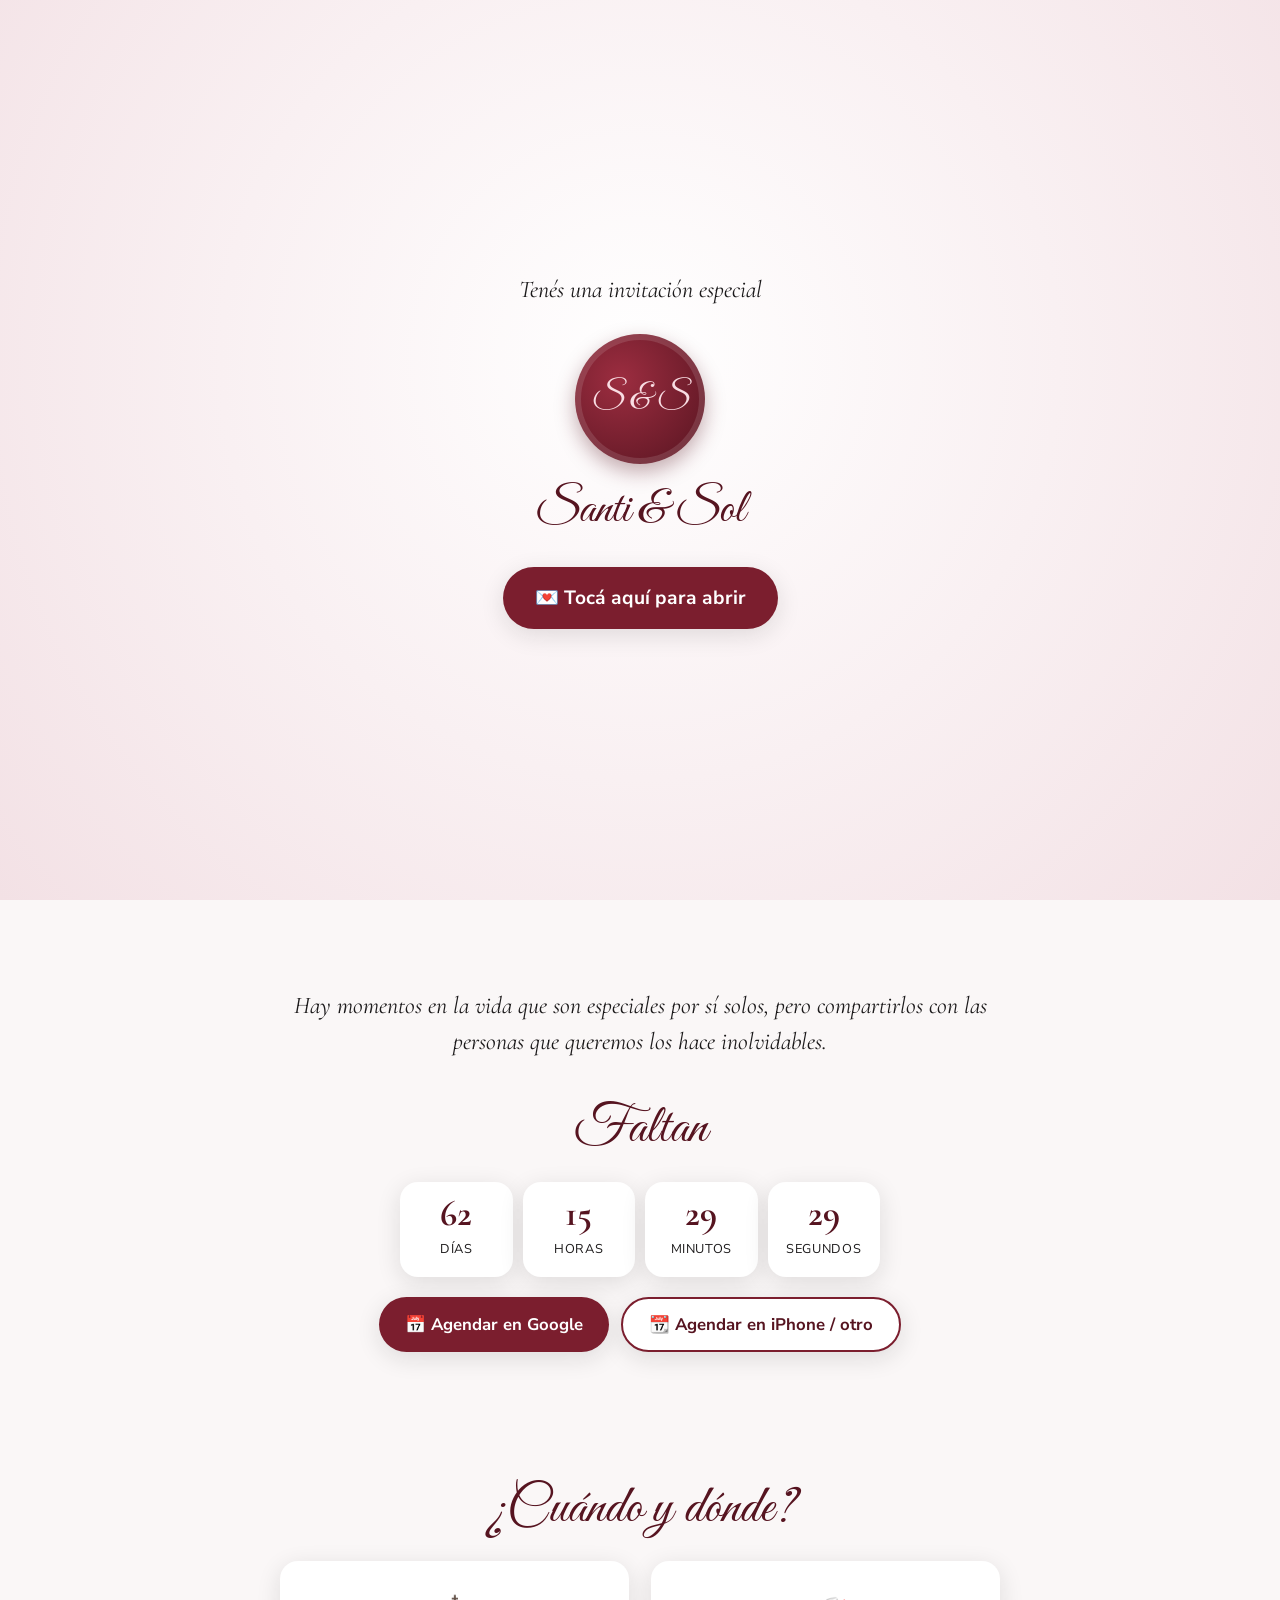
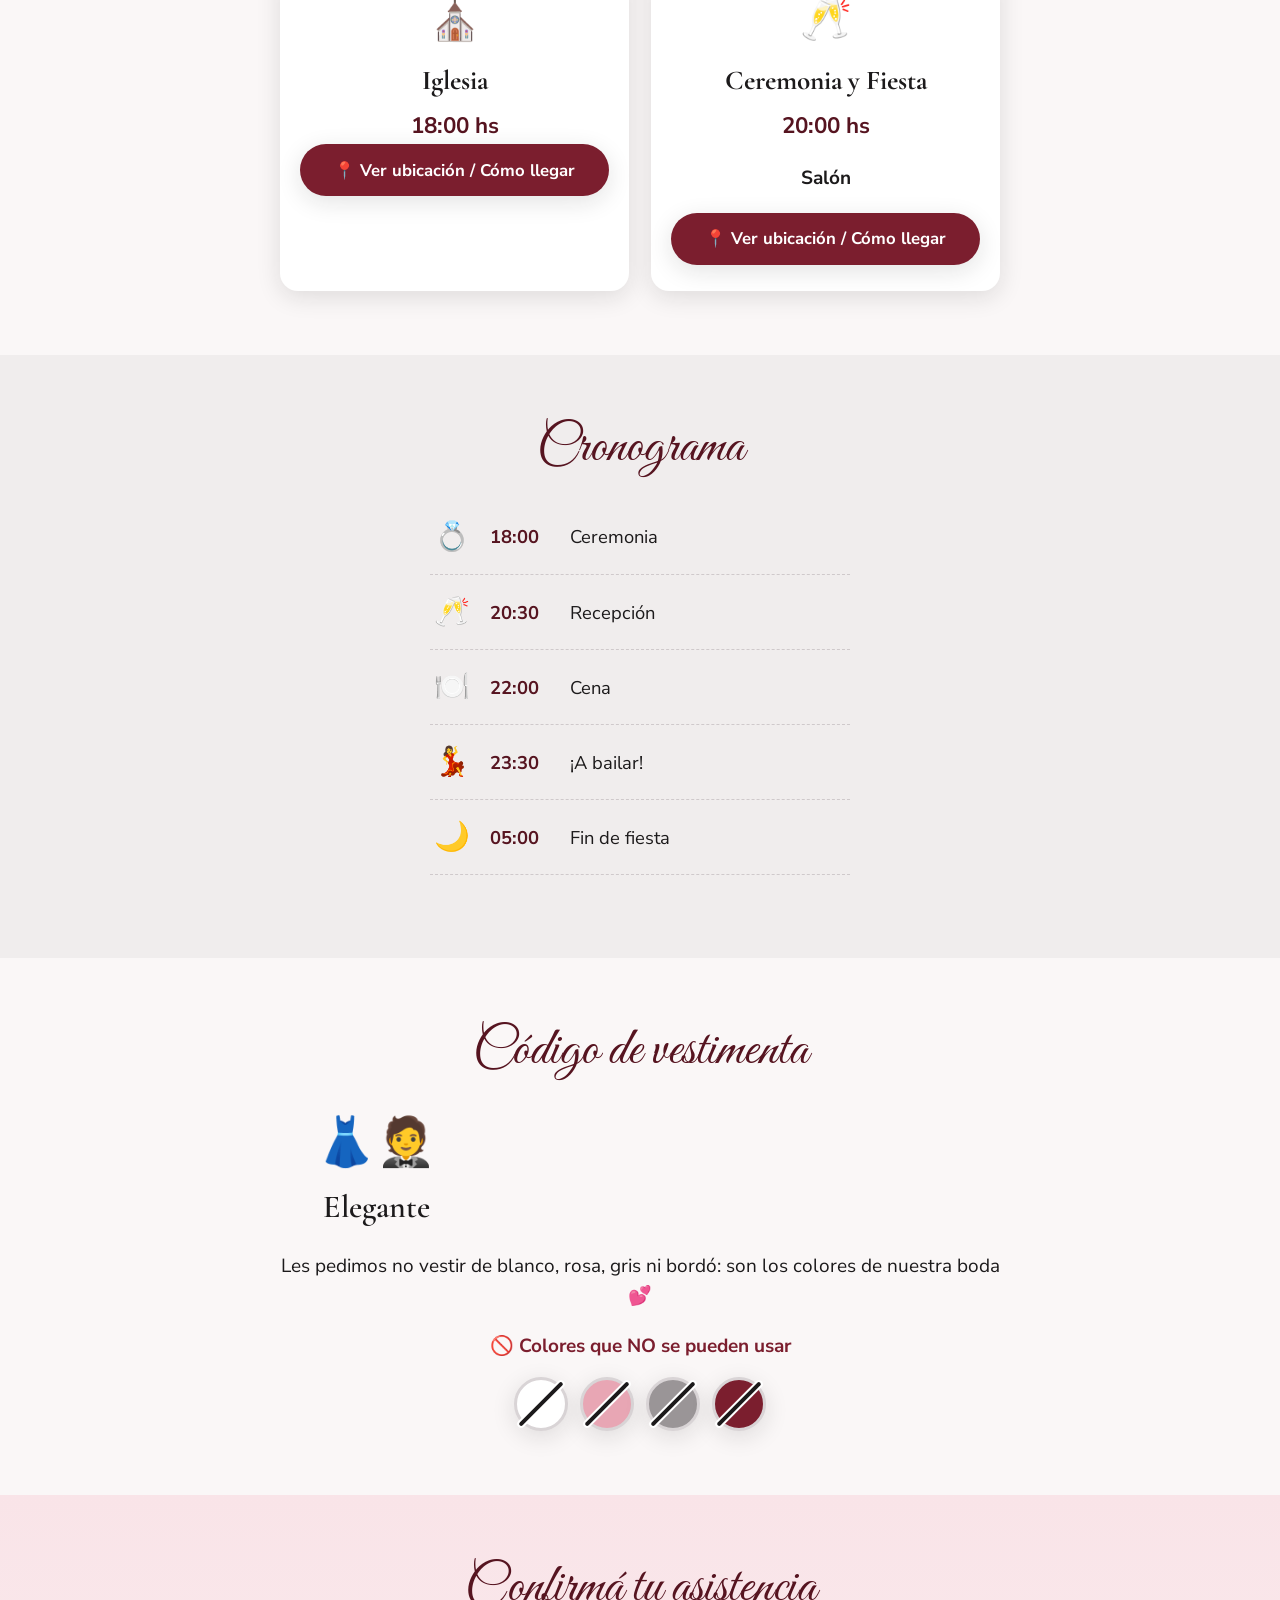
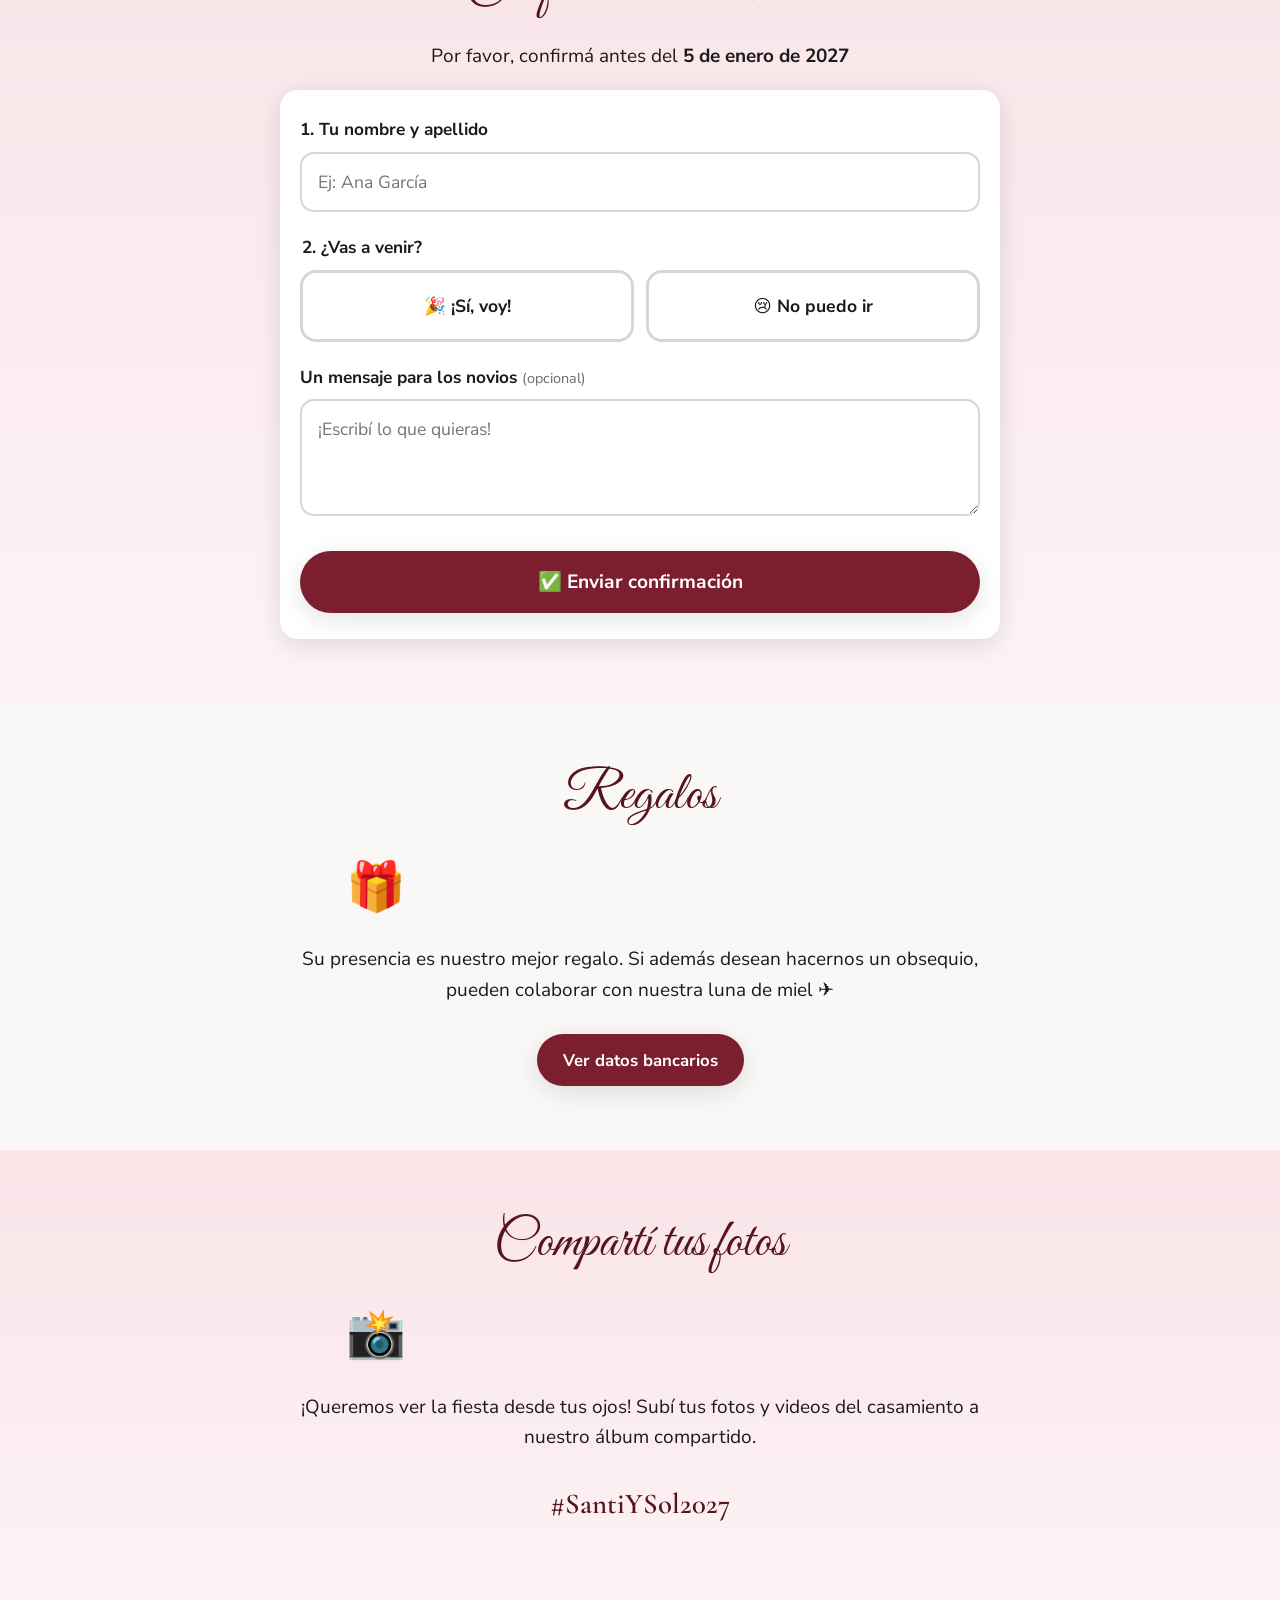
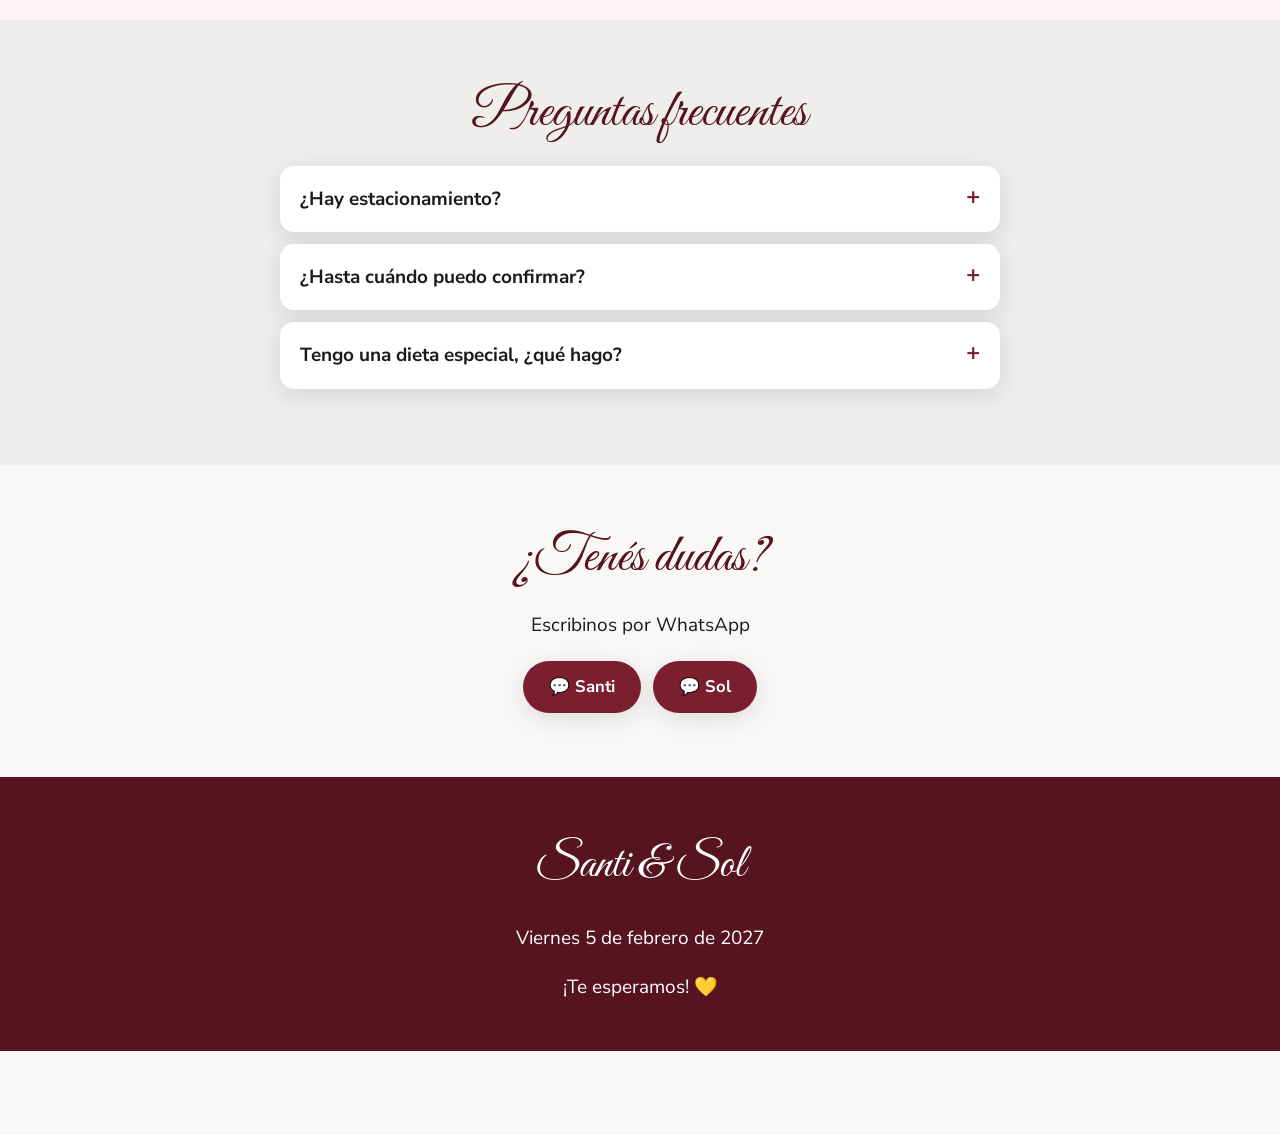
<file: index.html>
<!doctype html>
<html lang="es">
<head>
  <meta charset="utf-8">
  <meta name="viewport" content="width=device-width, initial-scale=1">
  <title>¡Nos casamos!</title>
  <meta name="description" content="Estás invitado/a a nuestra boda. Tocá para ver todos los detalles y confirmar tu asistencia.">
  <meta property="og:title" content="¡Nos casamos! 💍">
  <meta property="og:description" content="Estás invitado/a a nuestra boda. Tocá para ver los detalles y confirmar tu asistencia.">
  <meta property="og:type" content="website">
  <meta name="theme-color" content="#7b1e2e">
  <link rel="icon" href="data:image/svg+xml,<svg xmlns='http://www.w3.org/2000/svg' viewBox='0 0 100 100'><text y='.9em' font-size='90'>💍</text></svg>">
  <link rel="preconnect" href="https://fonts.googleapis.com">
  <link rel="preconnect" href="https://fonts.gstatic.com" crossorigin>
  <link href="https://fonts.googleapis.com/css2?family=Cormorant+Garamond:ital,wght@0,400;0,600;1,400&family=Great+Vibes&family=Nunito+Sans:wght@400;600;700&display=swap" rel="stylesheet">
  <link rel="stylesheet" href="styles.css?v=__VERSION__">
</head>
<body>

  <!-- ===== SOBRE DE BIENVENIDA ===== -->
  <div id="sobre" class="sobre" role="button" tabindex="0" aria-label="Abrir invitación">
    <div class="sobre-contenido">
      <p class="sobre-para" id="sobre-para">Tenés una invitación especial</p>
      <div class="sello" id="sello">S&amp;M</div>
      <p class="sobre-nombres" id="sobre-nombres"></p>
      <span class="boton boton-grande pulso">💌 Tocá aquí para abrir</span>
    </div>
  </div>

  <!-- ===== BOTÓN DE MÚSICA ===== -->
  <button id="btn-musica" class="btn-musica oculto" aria-label="Música">🎵</button>
  <audio id="audio" loop preload="none"></audio>

  <!-- ===== MENÚ INFERIOR FIJO ===== -->
  <nav class="menu-inferior" aria-label="Menú">
    <a href="#inicio"><span>🏠</span>Inicio</a>
    <a href="#lugar"><span>📍</span>Dónde</a>
    <a href="#confirmar" class="destacado"><span>✅</span>Confirmar</a>
    <a href="#galeria"><span>📷</span>Fotos</a>
    <a href="#regalos"><span>🎁</span>Regalos</a>
  </nav>

  <main>
    <!-- PORTADA -->
    <header id="inicio" class="portada">
      <div class="portada-foto" id="portada-foto"></div>
      <div class="portada-texto">
        <p class="pre-titulo">¡Nos casamos!</p>
        <h1 id="titulo-nombres"></h1>
        <p class="fecha-grande" id="fecha-texto"></p>
        <p class="saludo-invitado oculto" id="saludo-invitado"></p>
      </div>
    </header>

    <!-- FRASE + CUENTA REGRESIVA -->
    <section class="seccion">
      <p class="frase" id="frase"></p>
      <h2>Faltan</h2>
      <div class="cuenta" id="cuenta">
        <div><b id="c-dias">0</b><span>días</span></div>
        <div><b id="c-horas">0</b><span>horas</span></div>
        <div><b id="c-min">0</b><span>minutos</span></div>
        <div><b id="c-seg">0</b><span>segundos</span></div>
      </div>
      <div class="botones-fila" id="botones-calendario"></div>
    </section>

    <!-- HISTORIA -->
    <section class="seccion fondo-suave" id="historia">
      <h2>Nuestra historia</h2>
      <div class="linea-tiempo" id="lista-historia"></div>
    </section>

    <!-- LUGARES -->
    <section class="seccion" id="lugar">
      <h2>¿Cuándo y dónde?</h2>
      <div class="tarjetas" id="lista-eventos"></div>
    </section>

    <!-- CRONOGRAMA -->
    <section class="seccion fondo-suave" id="cronograma">
      <h2>Cronograma</h2>
      <ol class="cronograma" id="lista-cronograma"></ol>
    </section>

    <!-- VESTIMENTA -->
    <section class="seccion" id="vestimenta">
      <h2>Código de vestimenta</h2>
      <p class="icono-grande">👗🤵</p>
      <p class="destacado-texto" id="vestimenta-titulo"></p>
      <p id="vestimenta-texto"></p>
      <div class="paleta" id="vestimenta-colores"></div>
    </section>

    <!-- CONFIRMAR -->
    <section class="seccion fondo-acento" id="confirmar">
      <h2>Confirmá tu asistencia</h2>
      <p id="texto-limite"></p>
      <p class="lugares-info oculto" id="lugares-info"></p>

      <div id="ya-confirmado" class="caja-ok oculto"></div>

      <form id="form-rsvp" class="formulario" novalidate>
        <label for="f-nombre">1. Tu nombre y apellido</label>
        <input id="f-nombre" name="nombre" type="text" autocomplete="name" placeholder="Ej: Ana García" required>

        <fieldset>
          <legend>2. ¿Vas a venir?</legend>
          <div class="opciones-grandes">
            <label class="opcion"><input type="radio" name="asiste" value="Sí" required><span>🎉 ¡Sí, voy!</span></label>
            <label class="opcion"><input type="radio" name="asiste" value="No"><span>😢 No puedo ir</span></label>
          </div>
        </fieldset>

        <div id="bloque-asiste" class="oculto">
          <label>3. ¿Cuántas personas van a venir? <small>(contándote a vos)</small></label>
          <div class="contador">
            <button type="button" id="menos" aria-label="Menos">−</button>
            <output id="cantidad">1</output>
            <button type="button" id="mas" aria-label="Más">+</button>
          </div>
          <p class="ayuda" id="ayuda-lugares"></p>

          <label for="f-acompanantes">Nombres de quienes te acompañan <small>(opcional)</small></label>
          <textarea id="f-acompanantes" name="acompanantes" rows="2" placeholder="Ej: Juan García, Lucía García"></textarea>

          <fieldset id="bloque-comida">
            <legend>¿Alguien tiene alguna necesidad de comida?</legend>
            <div class="chips">
              <label class="chip"><input type="checkbox" name="comida" value="Vegetariano"><span>🥗 Vegetariano</span></label>
              <label class="chip"><input type="checkbox" name="comida" value="Vegano"><span>🌱 Vegano</span></label>
              <label class="chip"><input type="checkbox" name="comida" value="Celíaco (sin TACC)"><span>🌾 Sin TACC</span></label>
              <label class="chip"><input type="checkbox" name="comida" value="Diabético"><span>🍬 Diabético</span></label>
            </div>
            <input type="text" name="comidaOtra" placeholder="Otra (alergias, etc.)">
          </fieldset>

          <div id="bloque-cancion">
            <label for="f-cancion">🎶 ¿Qué canción no puede faltar en la fiesta?</label>
            <input id="f-cancion" name="cancion" type="text" placeholder="Ej: Bailando - Enrique Iglesias">
          </div>
        </div>

        <label for="f-mensaje">Un mensaje para los novios <small>(opcional)</small></label>
        <textarea id="f-mensaje" name="mensaje" rows="3" placeholder="¡Escribí lo que quieras!"></textarea>

        <p class="error oculto" id="error-form"></p>
        <button type="submit" class="boton boton-grande boton-ancho" id="btn-enviar">✅ Enviar confirmación</button>
      </form>
    </section>

    <!-- GALERÍA -->
    <section class="seccion" id="galeria">
      <h2>Galería</h2>
      <p class="ayuda">Tocá una foto para verla grande</p>
      <div class="grilla-fotos" id="grilla-fotos"></div>
    </section>

    <!-- VIDEOS -->
    <section class="seccion fondo-suave" id="videos">
      <h2>Videos</h2>
      <div id="lista-videos" class="lista-videos"></div>
    </section>

    <!-- REGALOS -->
    <section class="seccion" id="regalos">
      <h2>Regalos</h2>
      <p class="icono-grande">🎁</p>
      <p id="regalos-texto"></p>
      <button class="boton" id="btn-ver-cuentas">Ver datos bancarios</button>
      <div id="cuentas" class="oculto"></div>
      <div id="regalos-lista"></div>
    </section>

    <!-- FOTOS DE INVITADOS -->
    <section class="seccion fondo-acento" id="fotos-invitados">
      <h2>Compartí tus fotos</h2>
      <p class="icono-grande">📸</p>
      <p id="fotos-invitados-texto"></p>
      <p class="hashtag" id="hashtag"></p>
      <a class="boton boton-grande" id="btn-subir-fotos" target="_blank" rel="noopener">📤 Subir mis fotos</a>
    </section>

    <!-- ALOJAMIENTO -->
    <section class="seccion" id="alojamiento">
      <h2>Alojamiento</h2>
      <div class="tarjetas" id="lista-alojamiento"></div>
    </section>

    <!-- PREGUNTAS -->
    <section class="seccion fondo-suave" id="preguntas">
      <h2>Preguntas frecuentes</h2>
      <div id="lista-preguntas" class="acordeon"></div>
    </section>

    <!-- CONTACTO -->
    <section class="seccion" id="contacto">
      <h2>¿Tenés dudas?</h2>
      <p>Escribinos por WhatsApp</p>
      <div class="botones-fila" id="lista-contactos"></div>
    </section>

    <footer class="pie">
      <p class="pie-nombres" id="pie-nombres"></p>
      <p id="pie-fecha"></p>
      <p>¡Te esperamos! 💛</p>
    </footer>
  </main>

  <!-- VISOR DE FOTOS -->
  <div id="visor" class="visor oculto" role="dialog" aria-label="Foto ampliada">
    <button class="visor-cerrar" id="visor-cerrar" aria-label="Cerrar">✕ Cerrar</button>
    <button class="visor-nav izq" id="visor-ant" aria-label="Anterior">‹</button>
    <img id="visor-img" alt="">
    <button class="visor-nav der" id="visor-sig" aria-label="Siguiente">›</button>
  </div>

  <!-- AVISO -->
  <div id="aviso" class="aviso" role="status" aria-live="polite"></div>

  <script src="config.js?v=__VERSION__"></script>
  <script src="app.js?v=__VERSION__"></script>
</body>
</html>
</file>
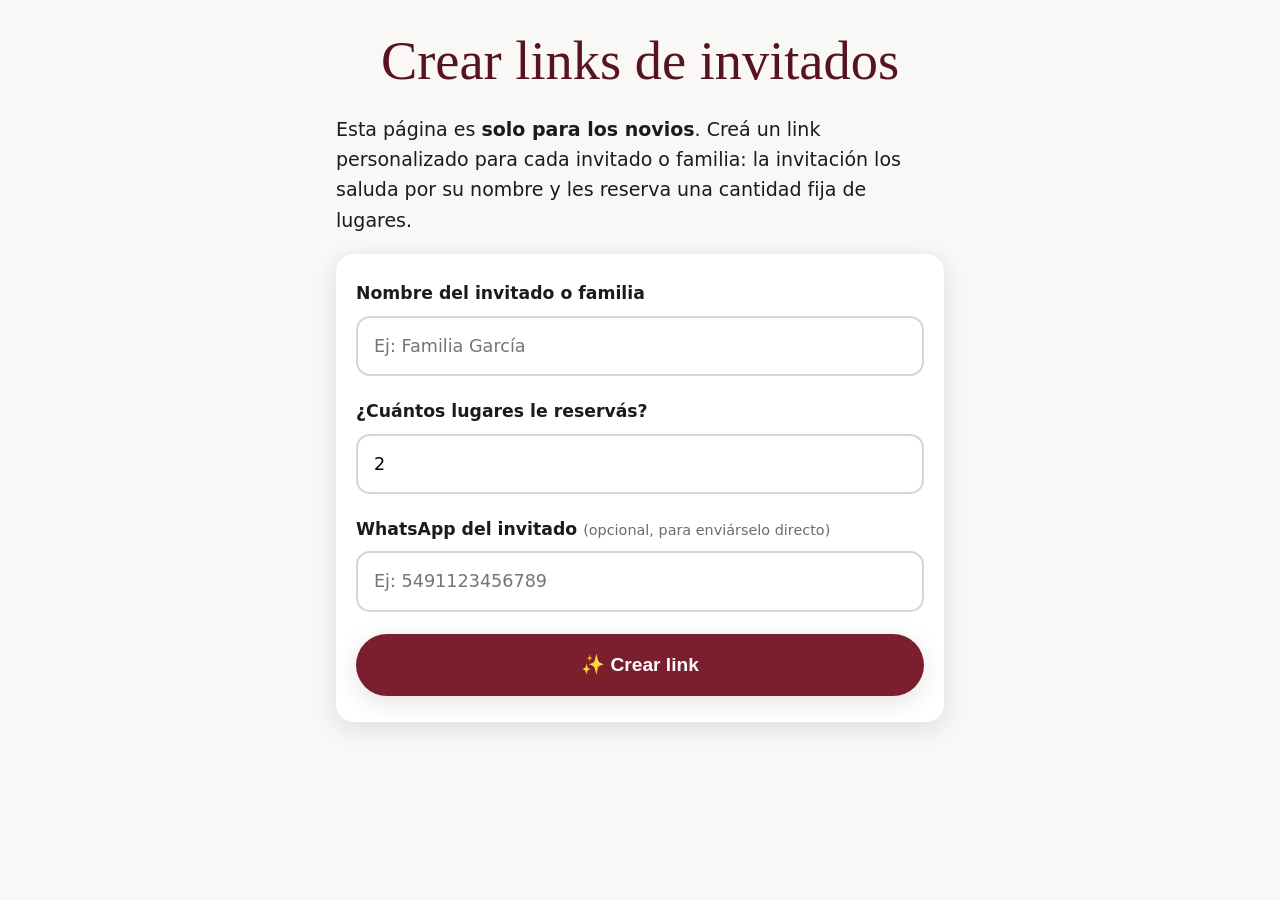
<file: crear-links.html>
<!doctype html>
<html lang="es">
<head>
  <meta charset="utf-8">
  <meta name="viewport" content="width=device-width, initial-scale=1">
  <meta name="robots" content="noindex">
  <title>Crear links de invitados</title>
  <link rel="stylesheet" href="styles.css?v=__VERSION__">
  <style>
    body { padding: 0; }
    .panel { max-width: 640px; margin: 0 auto; padding: 32px 16px 60px; }
    .resultado { background: var(--blanco); border-radius: var(--radio); padding: 20px; box-shadow: var(--sombra); margin-top: 24px; word-break: break-all; }
    .fila { display: flex; gap: 10px; flex-wrap: wrap; margin-top: 14px; }
    input[type=number] { width: 100%; font: inherit; font-size: 1.1rem; padding: 14px 16px; border: 2px solid #d9d4d6; border-radius: 14px; }
    table { width: 100%; border-collapse: collapse; margin-top: 12px; font-size: .95rem; }
    td { padding: 8px 4px; border-bottom: 1px solid #eeeaeb; vertical-align: middle; }
    td:last-child { text-align: right; white-space: nowrap; }
    .mini { padding: 8px 12px; min-height: 0; font-size: .9rem; }
  </style>
</head>
<body>
  <div class="panel">
    <h2 style="text-align:center">Crear links de invitados</h2>
    <p>Esta página es <b>solo para los novios</b>. Creá un link personalizado para cada invitado o familia: la invitación los saluda por su nombre y les reserva una cantidad fija de lugares.</p>

    <form id="f" class="formulario">
      <label for="nombre">Nombre del invitado o familia</label>
      <input id="nombre" type="text" placeholder="Ej: Familia García" required>
      <label for="lugares">¿Cuántos lugares le reservás?</label>
      <input id="lugares" type="number" min="1" max="30" value="2" required>
      <label for="tel">WhatsApp del invitado <small>(opcional, para enviárselo directo)</small></label>
      <input id="tel" type="text" inputmode="tel" placeholder="Ej: 5491123456789">
      <button class="boton boton-grande boton-ancho" style="margin-top:22px">✨ Crear link</button>
    </form>

    <div id="res" class="resultado oculto"></div>

    <div class="resultado" id="historial-caja">
      <h3>Links creados en este dispositivo</h3>
      <table id="historial"></table>
    </div>
  </div>
  <div id="aviso" class="aviso"></div>

  <script src="config.js?v=__VERSION__"></script>
  <script>
    (function () {
      var B = window.BODA || {};
      var base = location.href.replace(/crear-links\.html.*$/, "");
      var $ = function (id) { return document.getElementById(id); };
      var esc = function (t) { return String(t).replace(/[&<>"']/g, function (c) { return { "&": "&amp;", "<": "&lt;", ">": "&gt;", '"': "&quot;", "'": "&#39;" }[c]; }); };
      var lista = []; try { lista = JSON.parse(localStorage.getItem("links") || "[]"); } catch (e) {}

      function link(n, l) { return base + "?invitado=" + encodeURIComponent(n) + "&lugares=" + l; }
      function mensaje(n, url) {
        return "¡Hola " + n + "! 💌\n" + (B.novio1 || "") + " y " + (B.novio2 || "") +
          " nos casamos y queremos que estés ahí. Tocá este link para ver la invitación y confirmar tu asistencia:\n\n" + url;
      }
      function copiar(t) {
        var ta = document.createElement("textarea"); ta.value = t; document.body.appendChild(ta); ta.select();
        try { document.execCommand("copy"); } catch (e) {} ta.remove();
        if (navigator.clipboard) navigator.clipboard.writeText(t).catch(function () {});
        var a = $("aviso"); a.textContent = "✅ Copiado"; a.classList.add("visible");
        setTimeout(function () { a.classList.remove("visible"); }, 2000);
      }
      function pintarHistorial() {
        $("historial-caja").classList.toggle("oculto", !lista.length);
        $("historial").innerHTML = lista.map(function (x, i) {
          return "<tr><td><b>" + esc(x.n) + "</b> · " + x.l + " lugar(es)</td><td>" +
            '<button class="boton mini secundario" data-c="' + i + '">📋</button> ' +
            '<button class="boton mini secundario" data-b="' + i + '">🗑️</button></td></tr>';
        }).join("");
      }
      $("historial").onclick = function (e) {
        var b = e.target.closest("button"); if (!b) return;
        if (b.dataset.c) { var x = lista[b.dataset.c]; copiar(mensaje(x.n, link(x.n, x.l))); }
        if (b.dataset.b && confirm("¿Borrar de la lista?")) { lista.splice(b.dataset.b, 1); guardar(); }
      };
      function guardar() { try { localStorage.setItem("links", JSON.stringify(lista)); } catch (e) {} pintarHistorial(); }

      $("f").onsubmit = function (e) {
        e.preventDefault();
        var n = $("nombre").value.trim(), l = Math.max(1, Math.min(30, parseInt($("lugares").value, 10) || 1));
        if (!n) return;
        var url = link(n, l), msg = mensaje(n, url), tel = $("tel").value.replace(/\D/g, "");
        var wa = "https://wa.me/" + tel + "?text=" + encodeURIComponent(msg);
        $("res").innerHTML = "<p><b>Link para " + esc(n) + ":</b></p><p>" + esc(url) + "</p>" +
          '<div class="fila"><a class="boton" target="_blank" rel="noopener" href="' + esc(wa) + '">💬 Enviar por WhatsApp</a>' +
          '<button class="boton secundario" id="cp">📋 Copiar mensaje</button>' +
          '<a class="boton secundario" target="_blank" href="' + esc(url) + '">👀 Ver</a></div>';
        $("res").classList.remove("oculto");
        $("cp").onclick = function () { copiar(msg); };
        lista.unshift({ n: n, l: l }); guardar();
        $("nombre").value = ""; $("tel").value = "";
      };
      pintarHistorial();
    })();
  </script>
</body>
</html>
</file>
<file: styles.css>
/* ===== COLORES (podés cambiarlos acá) ===== */
:root {
  --fondo: #faf7f7;
  --fondo-suave: #f0eded;
  --acento: #7b1e2e;        /* bordó */
  --acento-oscuro: #561420;
  --dorado: #d98a9b;         /* rosa */
  --texto: #1c1a1b;          /* negro */
  --texto-suave: #6e6a6c;    /* gris */
  --blanco: #ffffff;
  --radio: 18px;
  --sombra: 0 6px 24px rgba(28, 26, 27, .12);
}

* { box-sizing: border-box; }
html { scroll-behavior: smooth; scroll-padding-top: 10px; }
body {
  margin: 0;
  background: var(--fondo);
  color: var(--texto);
  font-family: "Nunito Sans", system-ui, sans-serif;
  font-size: 19px;          /* letra grande: más fácil de leer */
  line-height: 1.6;
  padding-bottom: 84px;     /* espacio para el menú inferior */
  overflow-x: hidden;
}
body.bloqueado { overflow: hidden; }
img { max-width: 100%; display: block; }
h1, h2 { font-family: "Great Vibes", cursive; font-weight: 400; color: var(--acento-oscuro); margin: 0 0 .4em; }
h2 { font-size: clamp(2.6rem, 9vw, 3.4rem); line-height: 1.1; }
h3 { font-family: "Cormorant Garamond", serif; font-size: 1.7rem; margin: .2em 0; }
a { color: var(--acento-oscuro); }
small { color: var(--texto-suave); font-weight: 400; }
.oculto { display: none !important; }

/* ===== SOBRE ===== */
.sobre {
  position: fixed; inset: 0; z-index: 100;
  display: grid; place-items: center;
  background: radial-gradient(circle at 50% 40%, #ffffff 0%, #f3e1e5 100%);
  cursor: pointer; text-align: center; padding: 24px;
  transition: opacity .8s ease, transform .8s ease;
}
.sobre.abierto { opacity: 0; transform: scale(1.08); pointer-events: none; }
.sobre-para { font-family: "Cormorant Garamond", serif; font-size: 1.5rem; font-style: italic; margin: 0 0 24px; }
.sobre-nombres { font-family: "Great Vibes", cursive; font-size: 3rem; color: var(--acento-oscuro); margin: 20px 0 30px; line-height: 1.1; }
.sello {
  width: 130px; height: 130px; margin: 0 auto; border-radius: 50%;
  display: grid; place-items: center;
  background: radial-gradient(circle at 35% 35%, #9c2d40, #561420);
  color: #f9dde3; font-family: "Great Vibes", cursive; font-size: 2.2rem; white-space: nowrap;
  box-shadow: 0 8px 20px rgba(86, 20, 32, .35), inset 0 0 0 6px rgba(255,255,255,.12);
}

/* ===== BOTONES ===== */
.boton {
  display: inline-flex; align-items: center; justify-content: center; gap: 8px;
  background: var(--acento); color: #fff; text-decoration: none;
  border: 0; border-radius: 999px; padding: 14px 26px; min-height: 52px;
  font: 700 1.05rem "Nunito Sans", sans-serif; cursor: pointer;
  box-shadow: var(--sombra); transition: transform .15s, background .15s;
}
.boton:hover { background: var(--acento-oscuro); }
.boton:active { transform: scale(.97); }
.boton.secundario { background: var(--blanco); color: var(--acento-oscuro); border: 2px solid var(--acento); }
.boton-grande { font-size: 1.2rem; padding: 18px 32px; min-height: 62px; }
.boton-ancho { width: 100%; }
.boton:disabled { opacity: .6; cursor: wait; }
.botones-fila { display: flex; flex-wrap: wrap; gap: 12px; justify-content: center; margin-top: 20px; }
.pulso { animation: pulso 1.8s infinite; }
@keyframes pulso { 0%,100% { transform: scale(1); } 50% { transform: scale(1.06); } }

.btn-musica {
  position: fixed; top: 14px; right: 14px; z-index: 50;
  width: 56px; height: 56px; border-radius: 50%; border: 0;
  background: var(--blanco); box-shadow: var(--sombra); font-size: 1.6rem; cursor: pointer;
}
.btn-musica.sonando { animation: girar 4s linear infinite; }
@keyframes girar { to { transform: rotate(360deg); } }

/* ===== MENÚ INFERIOR ===== */
.menu-inferior {
  position: fixed; bottom: 0; left: 0; right: 0; z-index: 40;
  display: flex; justify-content: space-around;
  background: rgba(255, 255, 255, .97); backdrop-filter: blur(6px);
  border-top: 1px solid #e6e1e3; padding: 6px 4px calc(6px + env(safe-area-inset-bottom));
}
.menu-inferior a {
  flex: 1; display: flex; flex-direction: column; align-items: center;
  text-decoration: none; color: var(--texto); font-size: .78rem; font-weight: 700; padding: 4px 0; border-radius: 12px;
}
.menu-inferior a span { font-size: 1.5rem; line-height: 1.2; }
.menu-inferior a.destacado { background: var(--acento); color: #fff; margin: 0 4px; }

/* ===== PORTADA ===== */
.portada { position: relative; min-height: 100vh; min-height: 100svh; display: grid; place-items: end center; text-align: center; color: #fff; }
.portada-foto { position: absolute; inset: 0; background: radial-gradient(circle at 50% 30%, #9c2d40 0%, #561420 55%, #1c1a1b 100%); background-size: cover; background-position: center; }
.portada-foto::after { content: ""; position: absolute; inset: 0; background: linear-gradient(180deg, rgba(0,0,0,.05) 30%, rgba(0,0,0,.65) 100%); }
.portada-texto { position: relative; padding: 40px 20px 70px; }
.portada h1 { color: #fff; font-size: clamp(3.6rem, 15vw, 6rem); line-height: 1; text-shadow: 0 2px 16px rgba(0,0,0,.4); }
.pre-titulo { font-family: "Cormorant Garamond", serif; font-size: 1.5rem; letter-spacing: .25em; text-transform: uppercase; margin: 0 0 10px; }
.fecha-grande { font-family: "Cormorant Garamond", serif; font-size: 1.6rem; margin: 10px 0 0; }
.saludo-invitado { background: rgba(255,255,255,.18); border: 1px solid rgba(255,255,255,.5); border-radius: 999px; padding: 8px 20px; display: inline-block; margin-top: 16px; }

/* ===== SECCIONES ===== */
.seccion { padding: 64px 16px; text-align: center; }
.seccion > * { max-width: 720px; margin-left: auto; margin-right: auto; }
.fondo-suave { background: var(--fondo-suave); }
.fondo-acento { background: linear-gradient(180deg, #f9e4e8, #fdf3f5); }
.frase { font-family: "Cormorant Garamond", serif; font-style: italic; font-size: 1.5rem; line-height: 1.5; margin-bottom: 40px; }
.icono-grande { font-size: 3rem; margin: 0; }
.destacado-texto { font-family: "Cormorant Garamond", serif; font-size: 2rem; font-weight: 600; margin: 0; }
.ayuda { color: var(--texto-suave); font-size: .95rem; }

/* Cuenta regresiva */
.cuenta { display: grid; grid-template-columns: repeat(4, 1fr); gap: 10px; max-width: 480px; }
.cuenta div { background: var(--blanco); border-radius: var(--radio); padding: 14px 4px; box-shadow: var(--sombra); }
.cuenta b { display: block; font-family: "Cormorant Garamond", serif; font-size: 2.3rem; line-height: 1; color: var(--acento-oscuro); }
.cuenta span { font-size: .8rem; text-transform: uppercase; letter-spacing: .05em; }

/* Historia */
.linea-tiempo { display: grid; gap: 28px; }
.hito { background: var(--blanco); border-radius: var(--radio); overflow: hidden; box-shadow: var(--sombra); }
.hito img { width: 100%; aspect-ratio: 4/3; object-fit: cover; }
.hito div { padding: 18px 20px 22px; }
.hito .anio { color: var(--dorado); font-weight: 700; letter-spacing: .1em; }
@media (min-width: 700px) { .linea-tiempo { grid-template-columns: repeat(3, 1fr); } }

/* Tarjetas de eventos */
.tarjetas { display: grid; gap: 22px; }
@media (min-width: 700px) { .tarjetas { grid-template-columns: repeat(2, 1fr); } }
.tarjeta { background: var(--blanco); border-radius: var(--radio); box-shadow: var(--sombra); overflow: hidden; }
.tarjeta-cuerpo { padding: 26px 20px; }
.tarjeta .icono-grande { font-size: 2.6rem; }
.tarjeta .hora { font-size: 1.4rem; font-weight: 700; color: var(--acento-oscuro); margin: 0; }
.tarjeta .direccion { color: var(--texto-suave); }
.tarjeta iframe { width: 100%; height: 220px; border: 0; display: block; }

/* Cronograma */
.cronograma { list-style: none; padding: 0; text-align: left; max-width: 420px; }
.cronograma li { display: flex; align-items: center; gap: 16px; padding: 14px 0; border-bottom: 1px dashed #cfc9cb; font-size: 1.15rem; }
.cronograma .c-icono { font-size: 1.8rem; width: 44px; text-align: center; }
.cronograma .c-hora { font-weight: 700; color: var(--acento-oscuro); min-width: 64px; }

/* Vestimenta */
.paleta { display: flex; justify-content: center; gap: 12px; margin-top: 18px; }
.paleta span { width: 46px; height: 46px; border-radius: 50%; box-shadow: var(--sombra); border: 3px solid #fff; }

/* ===== FORMULARIO ===== */
.formulario { text-align: left; background: var(--blanco); border-radius: var(--radio); padding: 26px 20px; box-shadow: var(--sombra); }
.formulario label, .formulario legend { display: block; font-weight: 700; margin: 22px 0 8px; font-size: 1.08rem; }
.formulario > label:first-child { margin-top: 0; }
fieldset { border: 0; padding: 0; margin: 22px 0 0; }
fieldset legend { margin-top: 0 !important; }
input[type=text], textarea {
  width: 100%; font: inherit; font-size: 1.1rem; padding: 14px 16px;
  border: 2px solid #d9d4d6; border-radius: 14px; background: #fff; color: var(--texto);
}
input[type=text]:focus, textarea:focus { outline: none; border-color: var(--acento); box-shadow: 0 0 0 4px rgba(123,30,46,.2); }
.opciones-grandes { display: grid; grid-template-columns: 1fr 1fr; gap: 12px; }
.opcion { margin: 0 !important; }
.opcion input, .chip input { position: absolute; opacity: 0; pointer-events: none; }
.opcion span {
  display: flex; align-items: center; justify-content: center; text-align: center;
  min-height: 72px; padding: 10px; border: 3px solid #d9d4d6; border-radius: 16px;
  font-size: 1.1rem; cursor: pointer; background: #fff; transition: all .15s;
}
.opcion input:checked + span { border-color: var(--acento); background: #fbe9ed; box-shadow: 0 0 0 4px rgba(123,30,46,.25); }
.opcion input:focus-visible + span, .chip input:focus-visible + span { outline: 3px solid var(--dorado); }
.contador { display: flex; align-items: center; justify-content: center; gap: 20px; }
.contador button {
  width: 64px; height: 64px; border-radius: 50%; border: 0; background: var(--acento); color: #fff;
  font-size: 2rem; font-weight: 700; cursor: pointer; box-shadow: var(--sombra);
}
.contador button:disabled { background: #cfcacc; cursor: not-allowed; }
.contador output { font-size: 2.6rem; font-weight: 700; min-width: 60px; text-align: center; }
.chips { display: flex; flex-wrap: wrap; gap: 10px; margin-bottom: 12px; }
.chip { margin: 0 !important; font-weight: 400 !important; }
.chip span { display: inline-block; padding: 10px 16px; border: 2px solid #d9d4d6; border-radius: 999px; cursor: pointer; background: #fff; font-size: 1rem; }
.chip input:checked + span { border-color: var(--acento); background: #fbe9ed; font-weight: 700; }
.error { color: #b3261e; font-weight: 700; background: #fde8e6; padding: 12px 16px; border-radius: 12px; }
.formulario .boton-ancho { margin-top: 26px; }
.lugares-info { font-size: 1.2rem; background: var(--blanco); display: inline-block; padding: 10px 22px; border-radius: 999px; box-shadow: var(--sombra); }
.caja-ok { background: var(--blanco); border: 3px solid var(--acento); border-radius: var(--radio); padding: 26px 20px; margin-bottom: 20px; }
.caja-ok .icono-grande { font-size: 3.5rem; }

/* ===== GALERÍA ===== */
.grilla-fotos { display: grid; grid-template-columns: repeat(2, 1fr); gap: 8px; max-width: 900px !important; }
@media (min-width: 700px) { .grilla-fotos { grid-template-columns: repeat(3, 1fr); } }
.grilla-fotos button { padding: 0; border: 0; border-radius: 12px; overflow: hidden; cursor: zoom-in; background: #ddd; aspect-ratio: 1; }
.grilla-fotos img { width: 100%; height: 100%; object-fit: cover; transition: transform .3s; }
.grilla-fotos button:hover img { transform: scale(1.05); }

.visor { position: fixed; inset: 0; z-index: 200; background: rgba(18,16,17,.95); display: grid; place-items: center; padding: 70px 10px; }
.visor img { max-height: 80vh; max-width: 100%; object-fit: contain; border-radius: 8px; }
.visor-cerrar { position: absolute; top: 14px; right: 14px; background: #fff; border: 0; border-radius: 999px; padding: 12px 20px; font: 700 1.05rem "Nunito Sans", sans-serif; cursor: pointer; }
.visor-nav { position: absolute; top: 50%; transform: translateY(-50%); width: 56px; height: 56px; border-radius: 50%; border: 0; background: rgba(255,255,255,.9); font-size: 2.2rem; line-height: 1; cursor: pointer; }
.visor-nav.izq { left: 10px; } .visor-nav.der { right: 10px; }

/* Videos */
.lista-videos { display: grid; gap: 24px; }
.video-caja { background: #000; border-radius: var(--radio); overflow: hidden; box-shadow: var(--sombra); aspect-ratio: 16/9; }
.video-caja iframe, .video-caja video { width: 100%; height: 100%; border: 0; display: block; }

/* Regalos */
.cuenta-banco { background: var(--blanco); border-radius: var(--radio); padding: 20px; box-shadow: var(--sombra); margin-top: 18px; text-align: left; }
.dato { display: flex; align-items: center; justify-content: space-between; gap: 10px; padding: 10px 0; border-bottom: 1px solid #eeeaeb; flex-wrap: wrap; }
.dato:last-child { border-bottom: 0; }
.dato b { display: block; font-size: .85rem; color: var(--texto-suave); text-transform: uppercase; letter-spacing: .05em; }
.dato code { font-family: inherit; font-size: 1.1rem; word-break: break-all; }
.btn-copiar { background: var(--fondo-suave); border: 0; border-radius: 999px; padding: 10px 16px; font: 700 .95rem "Nunito Sans", sans-serif; cursor: pointer; min-height: 44px; }
#btn-ver-cuentas { margin-top: 10px; }

.hashtag { font-family: "Cormorant Garamond", serif; font-size: 1.8rem; font-weight: 600; color: var(--acento-oscuro); }

/* Preguntas */
.acordeon { text-align: left; }
.acordeon details { background: var(--blanco); border-radius: 14px; margin-bottom: 12px; box-shadow: var(--sombra); }
.acordeon summary { padding: 18px 20px; font-weight: 700; cursor: pointer; list-style: none; display: flex; justify-content: space-between; gap: 10px; }
.acordeon summary::-webkit-details-marker { display: none; }
.acordeon summary::after { content: "+"; font-size: 1.5rem; line-height: 1; color: var(--acento); }
.acordeon details[open] summary::after { content: "−"; }
.acordeon details p { padding: 0 20px 18px; margin: 0; }

/* Pie */
.pie { text-align: center; padding: 50px 16px 30px; background: var(--acento-oscuro); color: #fff; }
.pie-nombres { font-family: "Great Vibes", cursive; font-size: 3rem; margin: 0; }

/* Aviso */
.aviso {
  position: fixed; left: 50%; bottom: 100px; transform: translate(-50%, 30px); z-index: 300;
  background: var(--texto); color: #fff; padding: 14px 24px; border-radius: 999px; font-weight: 700;
  opacity: 0; transition: all .3s; pointer-events: none; max-width: calc(100% - 32px); text-align: center;
}
.aviso.visible { opacity: 1; transform: translate(-50%, 0); }

/* Animación al aparecer */
.aparecer { opacity: 0; transform: translateY(24px); transition: opacity .8s ease, transform .8s ease; }
.aparecer.visible { opacity: 1; transform: none; }
@media (prefers-reduced-motion: reduce) {
  * { animation: none !important; transition: none !important; }
  .aparecer { opacity: 1; transform: none; }
}

/* Colores que no se pueden usar (tachados) */
.paleta { flex-wrap: wrap; }
.paleta-titulo { width: 100%; margin: 0 0 4px; font-weight: 700; color: var(--acento); }
.paleta .color-no { position: relative; width: 54px; height: 54px; border: 3px solid #d9d4d6; }
.paleta .color-no::after {
  content: ""; position: absolute; left: 50%; top: -6px; bottom: -6px; width: 4px; margin-left: -2px;
  background: #1c1a1b; transform: rotate(45deg); border-radius: 2px; box-shadow: 0 0 0 2px #fff;
}
</file>
